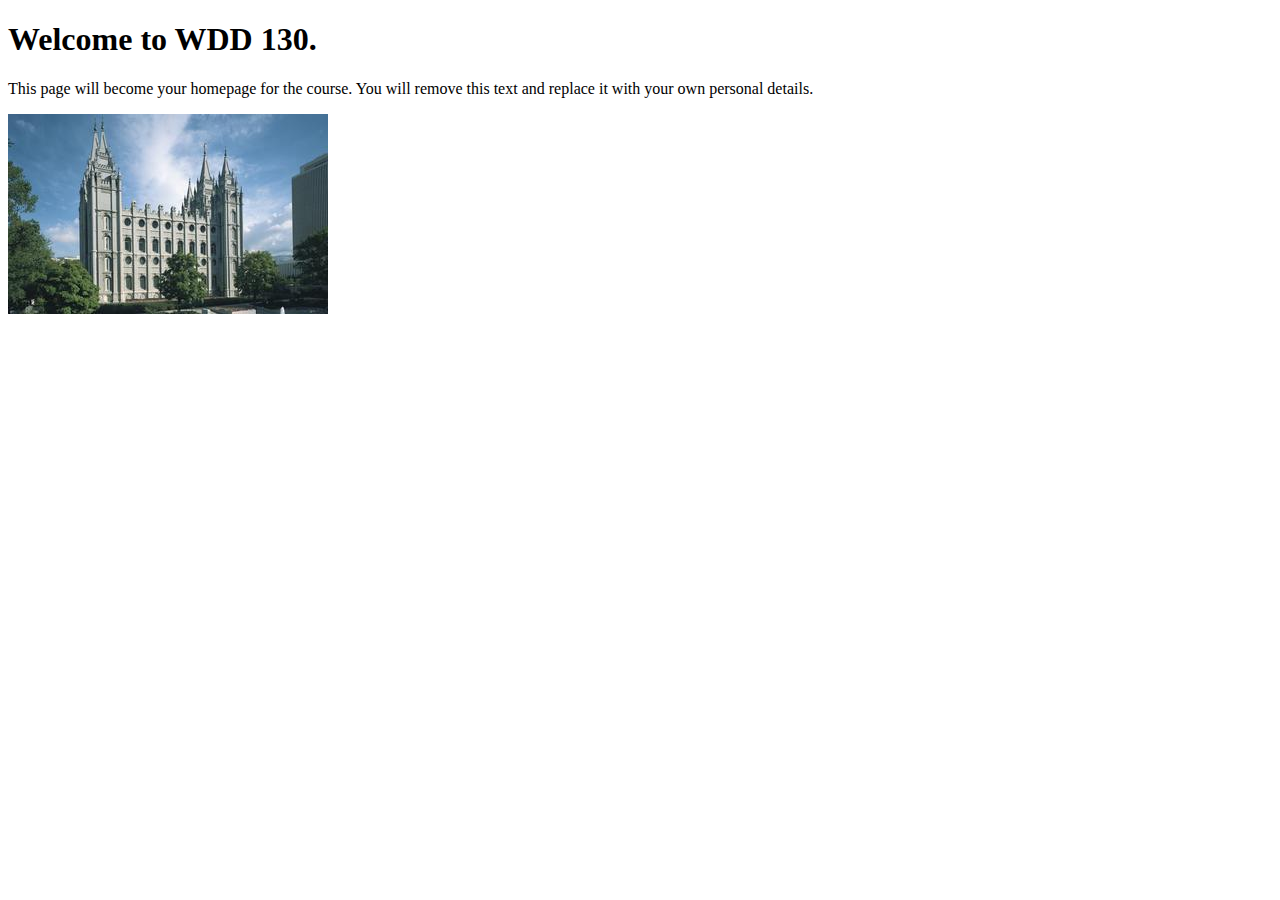
<file: index.html>
<!DOCTYPE html>
<html lang="en">
<head>
    <meta charset="UTF-8">
    <meta name="viewport" content="width=device-width, initial-scale=1.0">
    <title>WDD 130 | Personal Homepage</title>
</head>
<body>
    <h1>Welcome to WDD 130.</h1>
    <p>This page will become your homepage for the course. You will remove this text and replace it with your own personal details.</p>

    <img src="images/salt-lake-temple.jpg" alt="The Salt Lake Temple.">
</body>
</html>
</file>
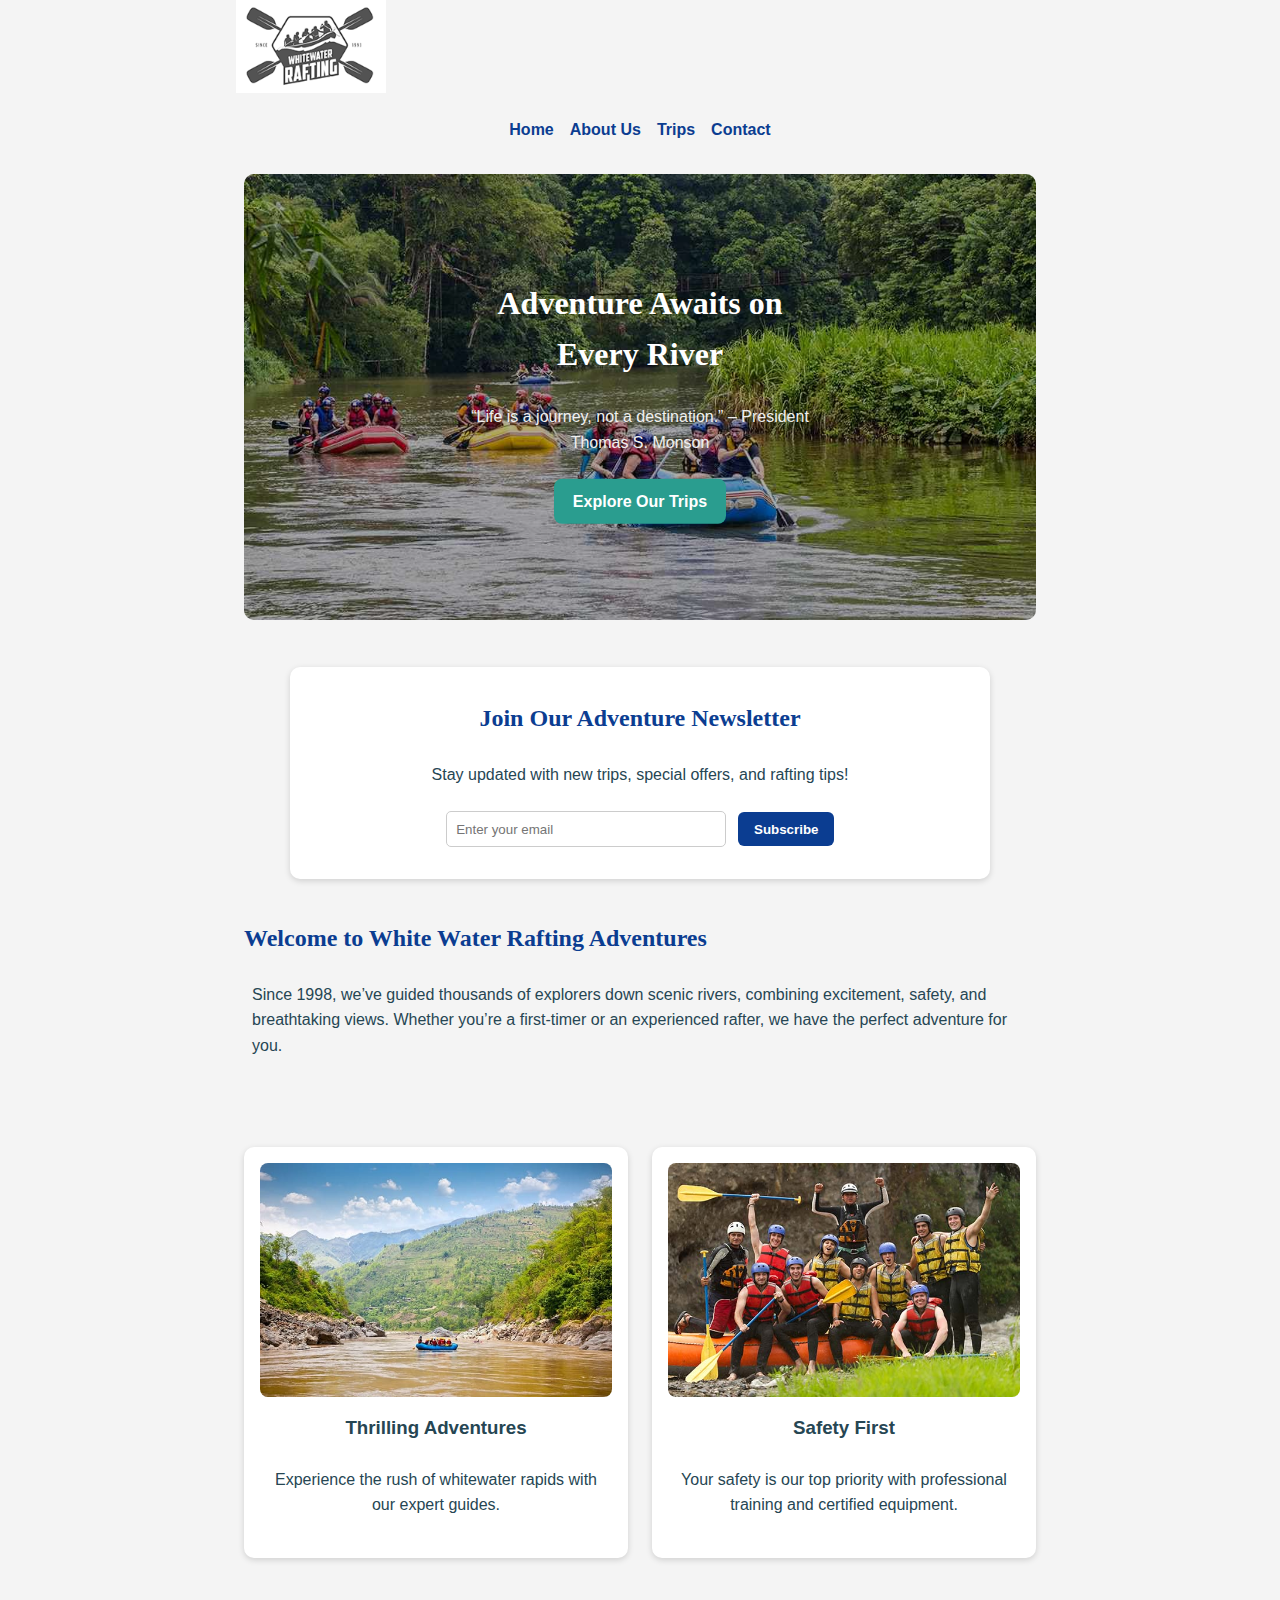
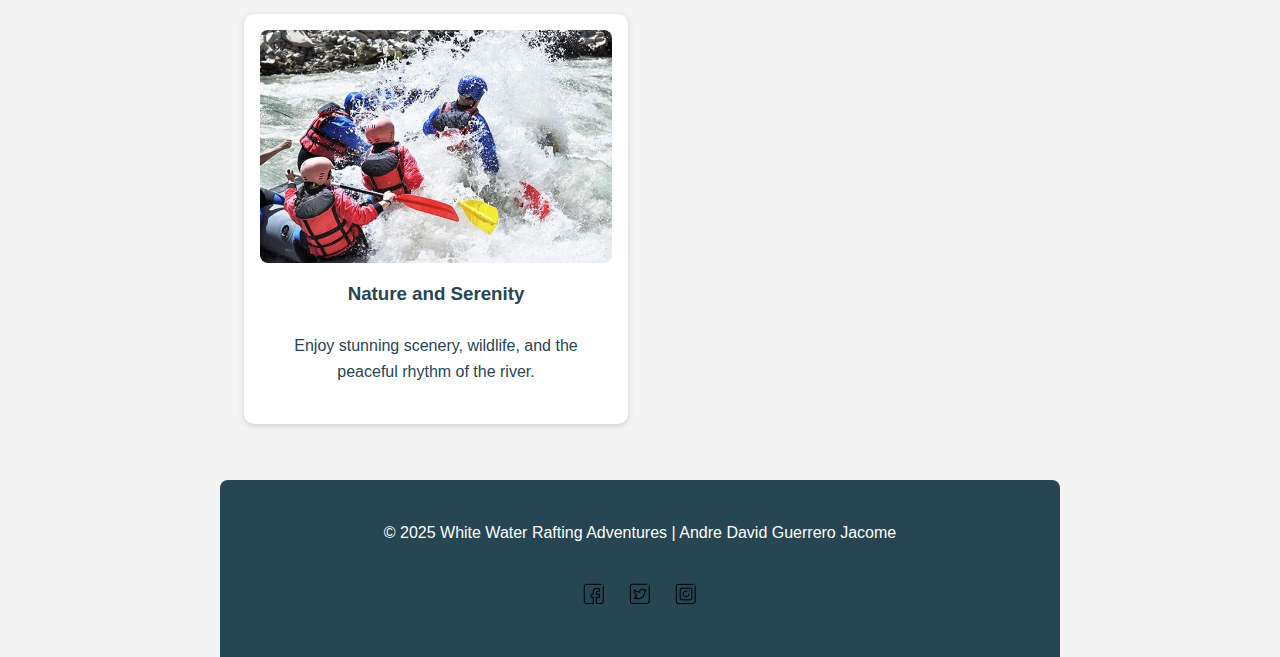
<file: wwr/index.html>
<!DOCTYPE html>
<html lang="en-US">
<head>
  <meta charset="UTF-8">
  <meta name="viewport" content="width=device-width,initial-scale=1.0">
  <title>Home - White Water Rafting Adventures</title>
  <meta name="description" content="Experience the thrill of white water rafting with White Water Rafting Adventures. Join us for unforgettable river trips and outdoor excitement!">
  <meta name="author" content="Andre David Guerrero Jacome">
  <link rel="stylesheet" href="styles/rafting.css">
</head>
<body>
  <header>
    <img src="images/z-wwr-crossedoars.png" alt="White Water Rafting Adventures Logo" width="150">
    <nav>
      <a href="index.html">Home</a>
      <a href="about.html">About Us</a>
      <a href="trips.html">Trips</a>
      <a href="contact.html">Contact</a>
    </nav>
  </header>

  <main>
   
    <section class="hero-home">
      <img src="images/rafting15_1024-min.jpg" alt="Rafting adventure on the river">
      <div class="hero-text">
        <h1>Adventure Awaits on Every River</h1>
        <p>“Life is a journey, not a destination.” – President Thomas S. Monson</p>
        <a href="trips.html" class="btn-cta">Explore Our Trips</a>
      </div>
    </section>

   
    <section class="newsletter">
      <h2>Join Our Adventure Newsletter</h2>
      <p>Stay updated with new trips, special offers, and rafting tips!</p>
      <form>
        <input type="email" name="email" placeholder="Enter your email" required>
        <button type="submit">Subscribe</button>
      </form>
    </section>

    
    <section class="intro">
      <h2>Welcome to White Water Rafting Adventures</h2>
      <p>Since 1998, we’ve guided thousands of explorers down scenic rivers, combining excitement, safety, and breathtaking views. Whether you’re a first-timer or an experienced rafter, we have the perfect adventure for you.</p>
    </section>

    
    <section class="grid-highlights">
      <article>
        <img src="images/rafting43_600-min.jpg" alt="Adventure Rafting">
        <h3>Thrilling Adventures</h3>
        <p>Experience the rush of whitewater rapids with our expert guides.</p>
      </article>
      <article>
        <img src="images/rafting59_600.jpg" alt="Safety First">
        <h3>Safety First</h3>
        <p>Your safety is our top priority with professional training and certified equipment.</p>
      </article>
      <article>
        <img src="images/rafting47_600-min.jpg" alt="Nature and Serenity">
        <h3>Nature and Serenity</h3>
        <p>Enjoy stunning scenery, wildlife, and the peaceful rhythm of the river.</p>
      </article>
    </section>
  </main>

  <footer>
    <p>&copy; 2025 White Water Rafting Adventures | Andre David Guerrero Jacome</p>
    <nav class="socialmedia">
      <a href="https://facebook.com" target="_blank"><img src="images/facebook.png" alt="Facebook" width="32"></a>
      <a href="https://twitter.com" target="_blank"><img src="images/twitter.png" alt="Twitter" width="32"></a>
      <a href="https://instagram.com" target="_blank"><img src="images/instagram.png" alt="Instagram" width="32"></a>
    </nav>
  </footer>
</body>
</html>
</file>
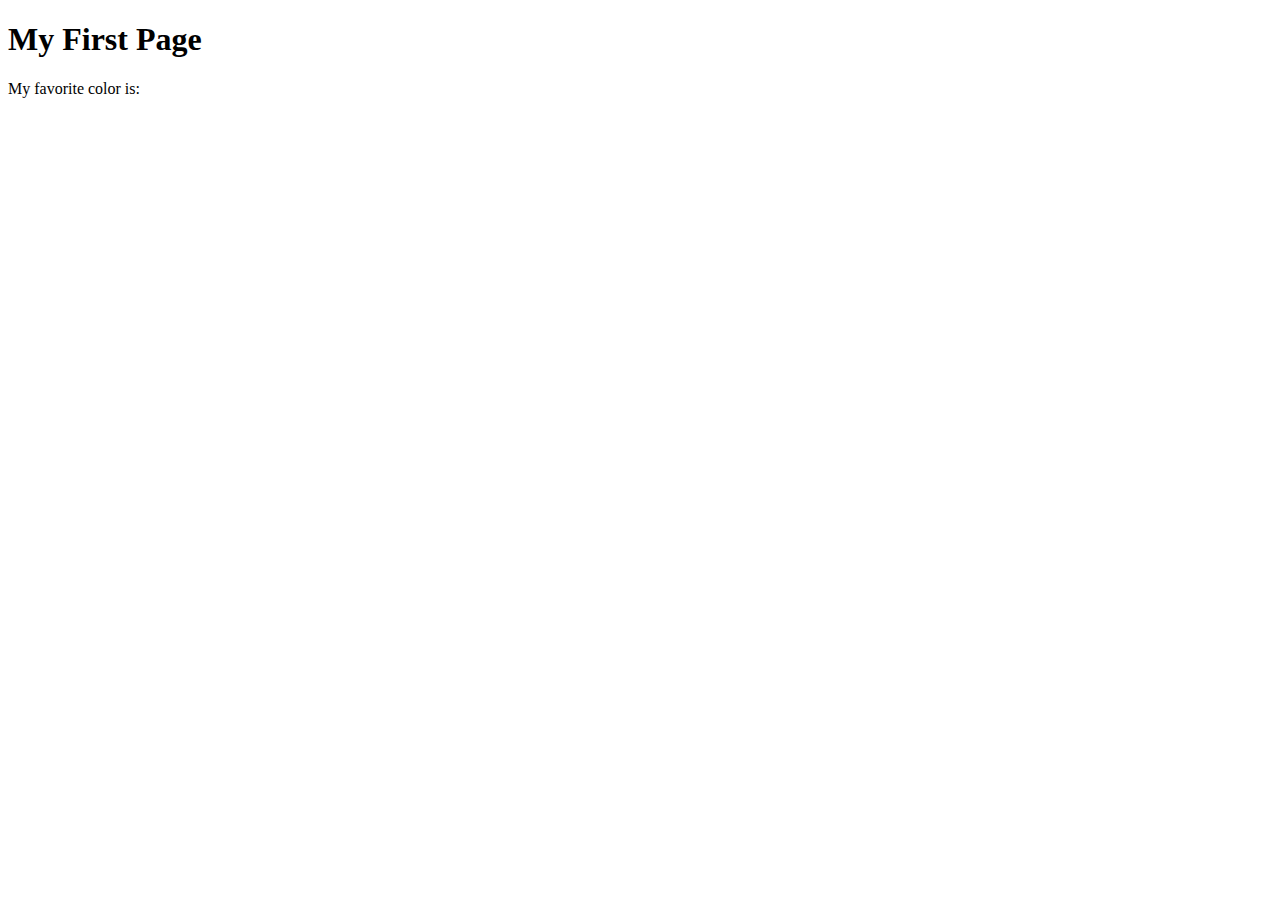
<file: week01/first-page.html>
<!DOCTYPE html>
<html lang="en">
<head>
    <meta charset="UTF-8">
    <meta name="viewport" content="width=device-width, initial-scale=1.0">
    <title>My First Page</title>
</head>
<body>
    <h1>My First Page</h1>
    <p>My favorite color is: </p>
</body>
</html>
</file>
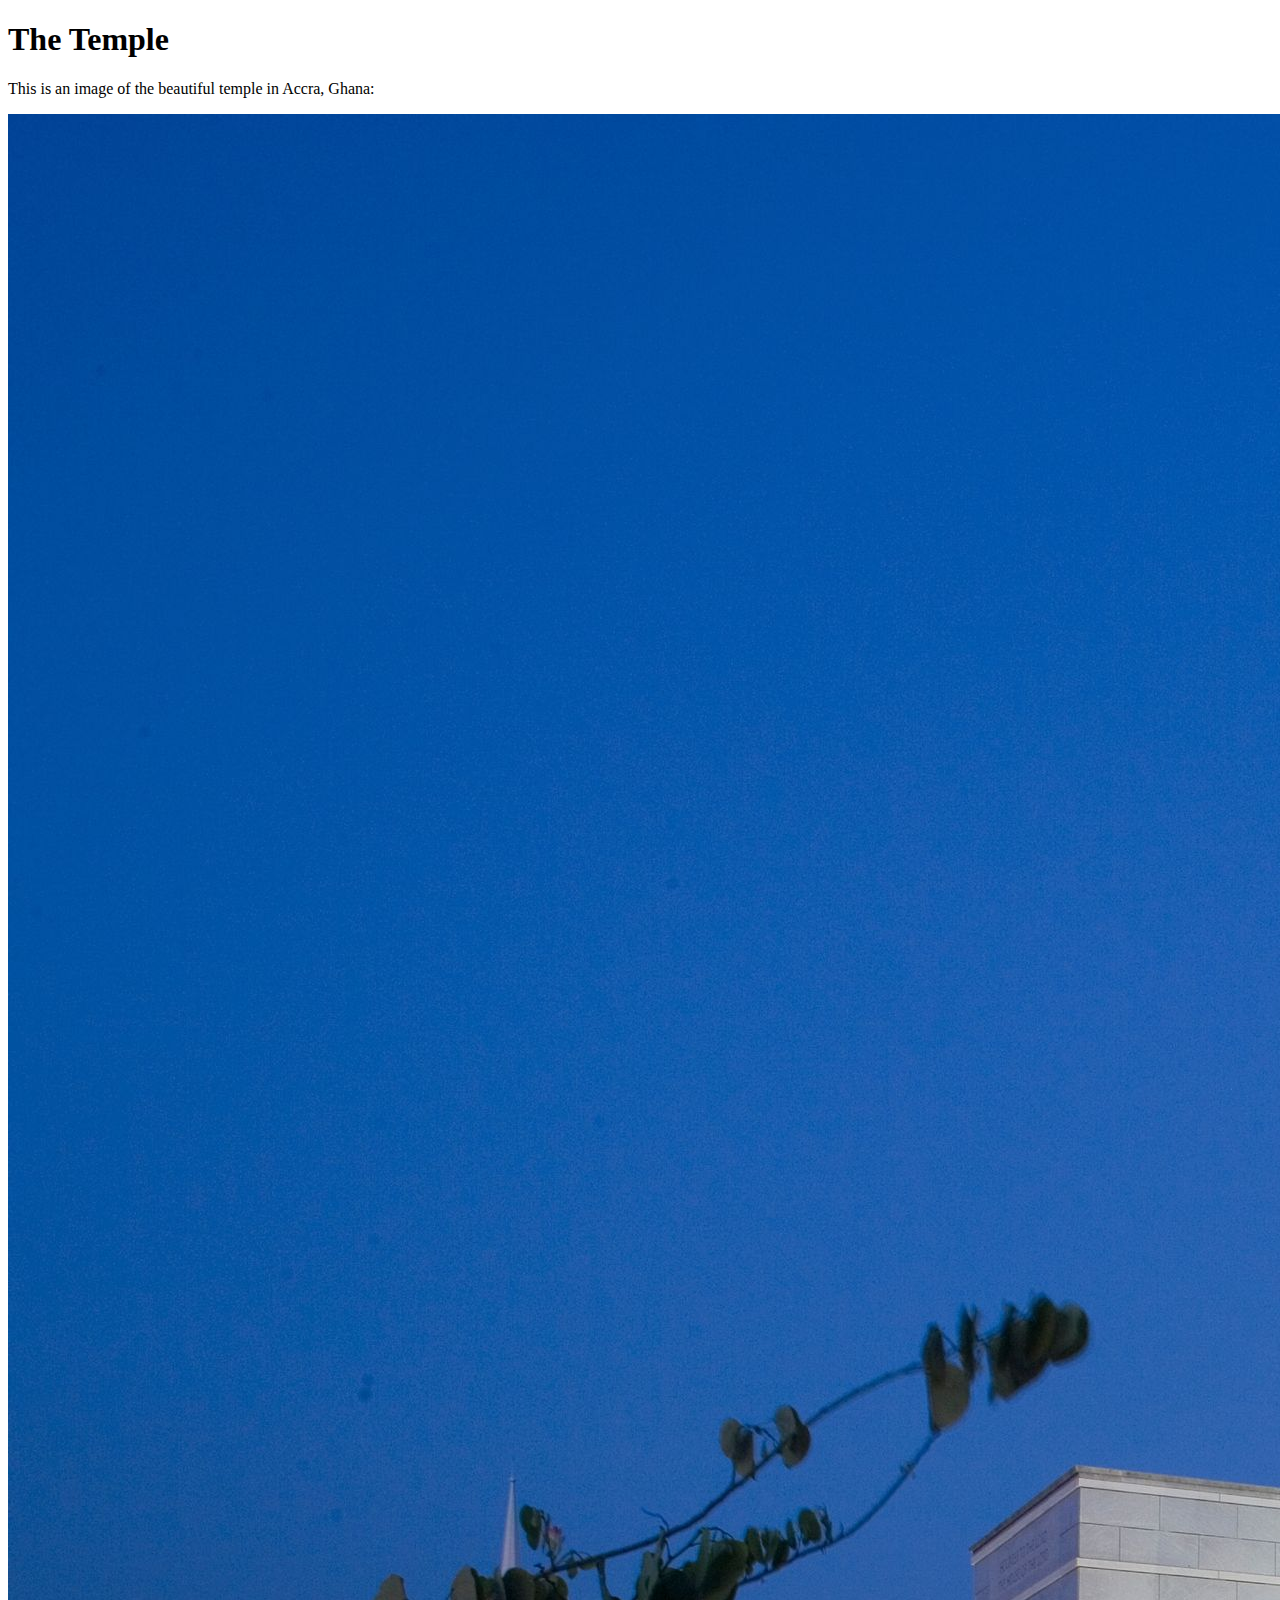
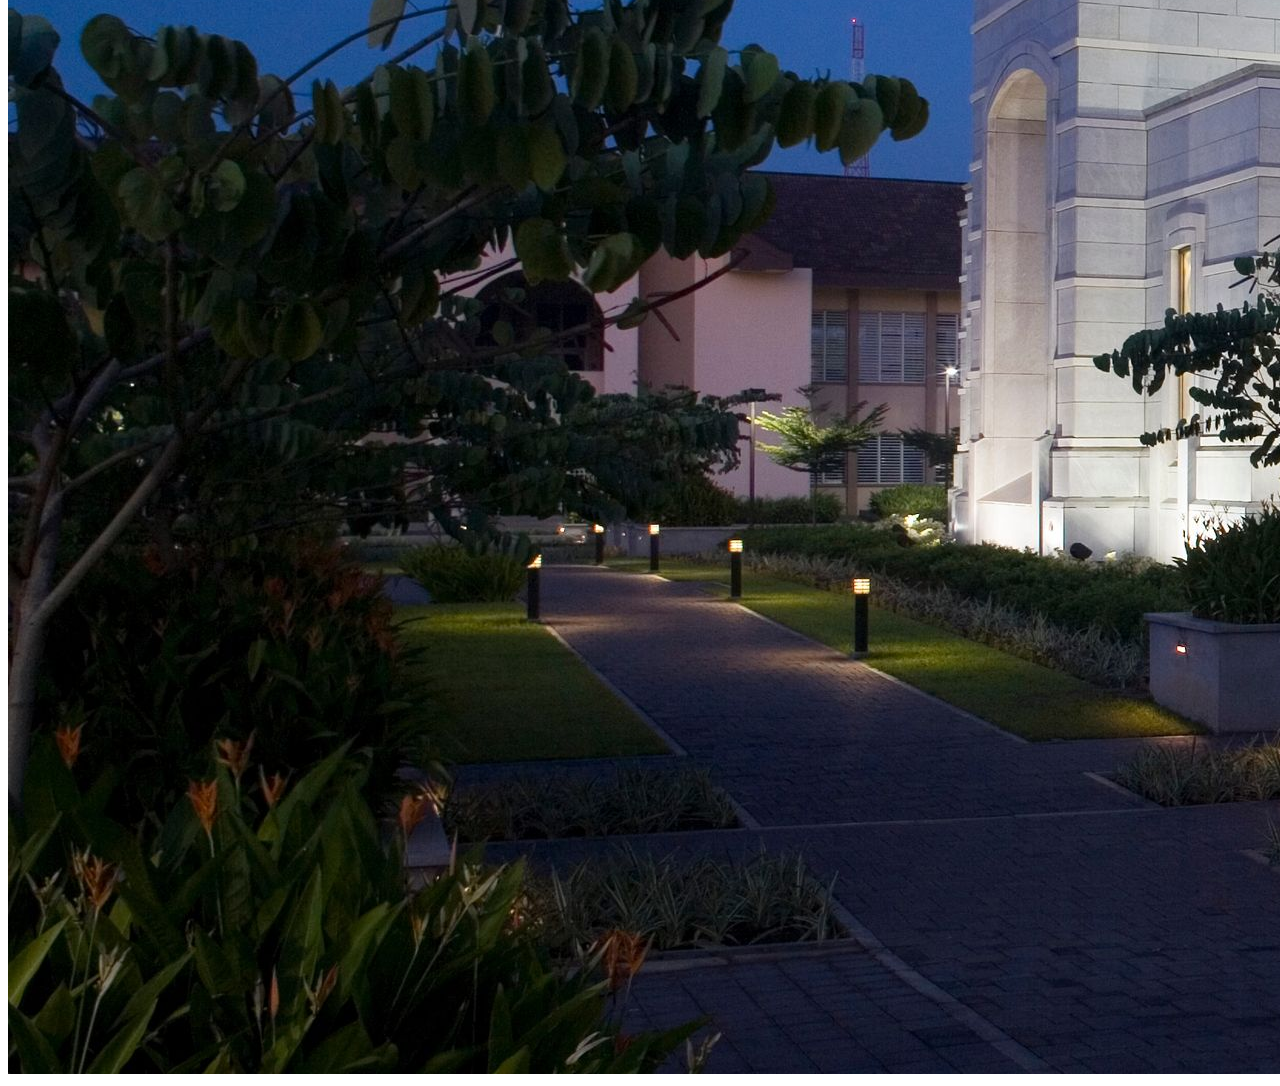
<file: week01/images.html>
<!DOCTYPE html>
<html lang="en">
<head>
    <meta charset="UTF-8">
    <meta name="viewport" content="width=device-width, initial-scale=1.0">
    <title>Temple Image</title>
</head>
<body>
    <h1>The Temple</h1>
    <p>This is an image of the beautiful temple in Accra, Ghana:</p>
    <img src="images/temple-large.jpeg" alt="The Accra Ghana Temple">
    
</body>
</html>
</file>
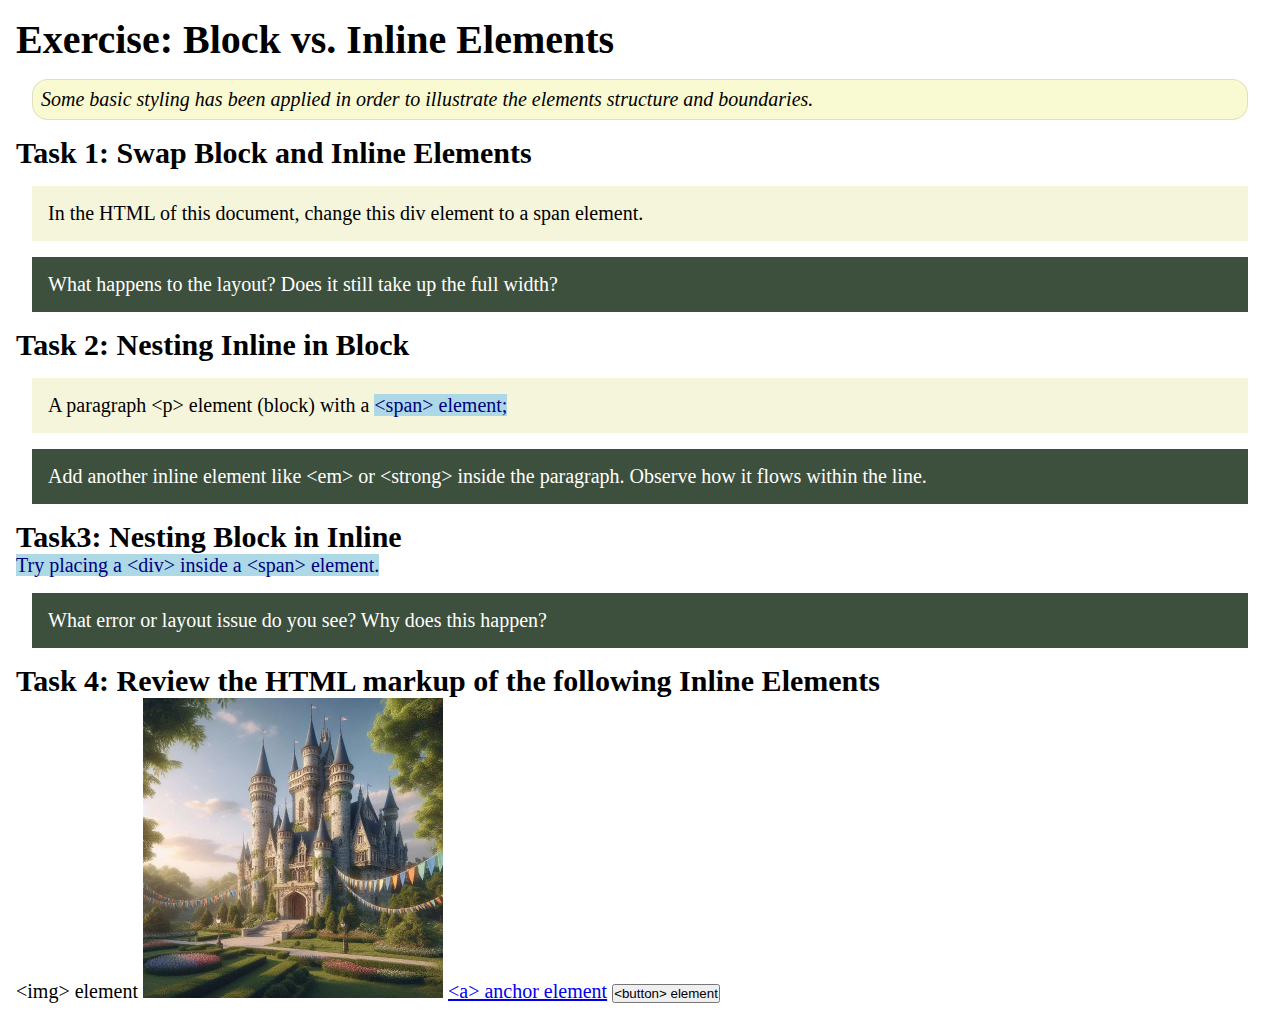
<file: week02/block-vs-inline.html>
<!DOCTYPE html>
<html lang="en">

<head>
    <meta charset="UTF-8">
    <meta name="viewport" content="width=device-width, initial-scale=1.0">
    <title>Exercise: Block vs. Inline Elements</title>
    <link rel="stylesheet" href="styles/block-vs-inline.css">
</head>

<body>
    <main>
        <h1>Exercise: Block vs. Inline Elements</h1>
        <p class="note">Some basic styling has been applied in order to illustrate the elements structure and
            boundaries.</p>

        <h2>Task 1: Swap Block and Inline Elements</h2>
        <div>In the HTML of this document, change this div element to a span element.</div>

        <p class="question">What happens to the layout? Does it still take up the full width?</p>

        <h2>Task 2: Nesting Inline in Block</h2>
        <p>A paragraph &lt;p&gt; element (block) with a <span>&lt;span&gt; element;</span></p>
        <p class="question">Add another inline element like &lt;em&gt; or &lt;strong&gt; inside the paragraph. Observe
            how it flows within the line.</p>

        <h2>Task3: Nesting Block in Inline</h2>
        <span>Try placing a &lt;div&gt; inside a &lt;span&gt; element.</span>
            <p class="question">What error or layout issue do you see? Why does this happen?</p>


            <h2>Task 4: Review the HTML markup of the following Inline Elements</h2>
        &lt;img&gt; element
        <img src="images/castle.webp" alt="placeholder image (images are inline)" width="300" height="300">
        <a href="https://churchofjesuschrist.org">&lt;a&gt; anchor element</a>
        <button type="button">&lt;button&gt; element</button>
    </main>
</body>

</html>
</file>
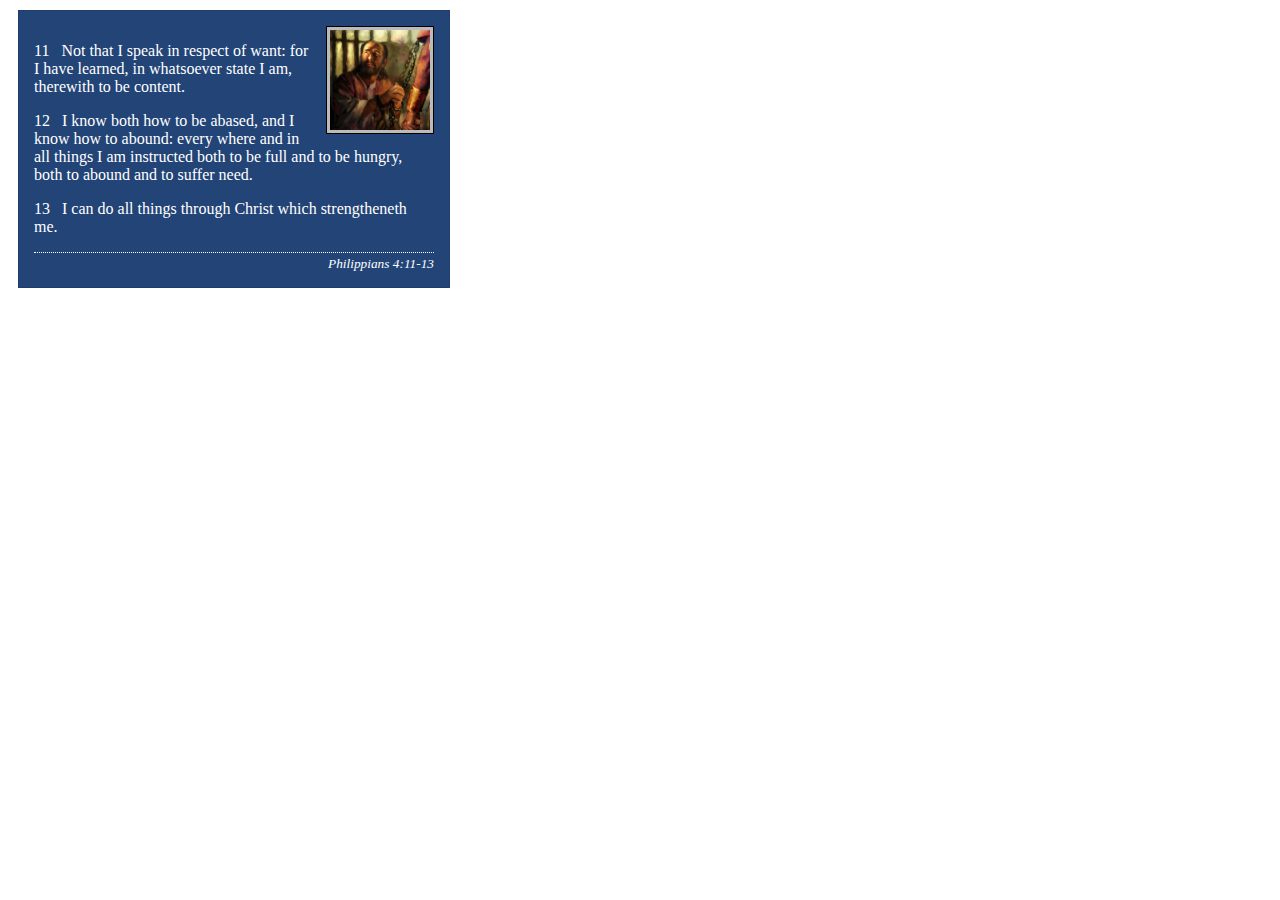
<file: week02/box-model-solution.html>
<!DOCTYPE html>
<html lang="en">
<head>
    <meta charset="UTF-8">
    <meta name="viewport" content="width=device-width, initial-scale=1.0">
    <title>Box Model Activity</title>
    <link rel="stylesheet" href="styles/box-model-solution.css">
</head>
<body>
    <main>
        <div class="callout">
            <img src="images/apostle-paul-imprisoned.webp" alt="Paul the Apostle - Imprisoned in Rome" width="200" height="200">
            <blockquote>
                <p>11 &nbsp; Not that I speak in respect of want: for I have learned, in whatsoever state I am, therewith to be content.</p>
                <p>12 &nbsp; I know both how to be abased, and I know how to abound: every where and in all things I am instructed both to be full and to be hungry, both to abound and to suffer need.</p>
                <p>13 &nbsp; I can do all things through Christ which strengtheneth me.</p>
            </blockquote>
            <cite>Philippians 4:11-13</cite>
        </div>
    </main>
</body>
</html>
</file>
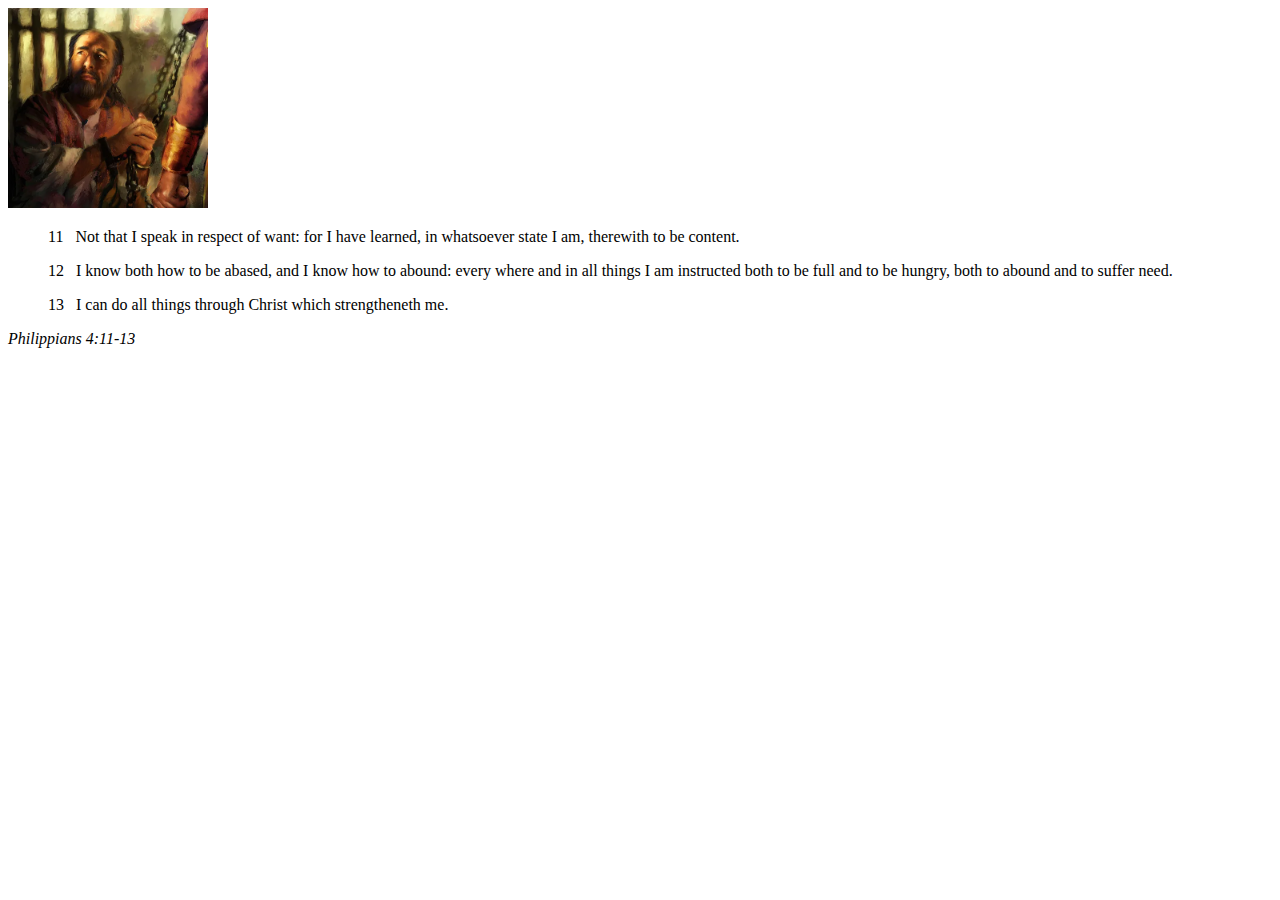
<file: week02/box-model.html>
<!DOCTYPE html>
<html lang="en">
<head>
    <meta charset="UTF-8">
    <meta name="viewport" content="width=device-width, initial-scale=1.0">
    <title>Box Model Activity</title>
</head>
<body>
    <main>
        <div class="callout">
            <img src="images/apostle-paul-imprisoned.webp" alt="Paul the Apostle - Imprisoned in Rome" width="200" height="200">
            <blockquote>
                <p>11 &nbsp; Not that I speak in respect of want: for I have learned, in whatsoever state I am, therewith to be content.</p>
                <p>12 &nbsp; I know both how to be abased, and I know how to abound: every where and in all things I am instructed both to be full and to be hungry, both to abound and to suffer need.</p>
                <p>13 &nbsp; I can do all things through Christ which strengtheneth me.</p>
            </blockquote>
            <cite>Philippians 4:11-13</cite>
        </div>
    </main>
</body>
</html>
</file>
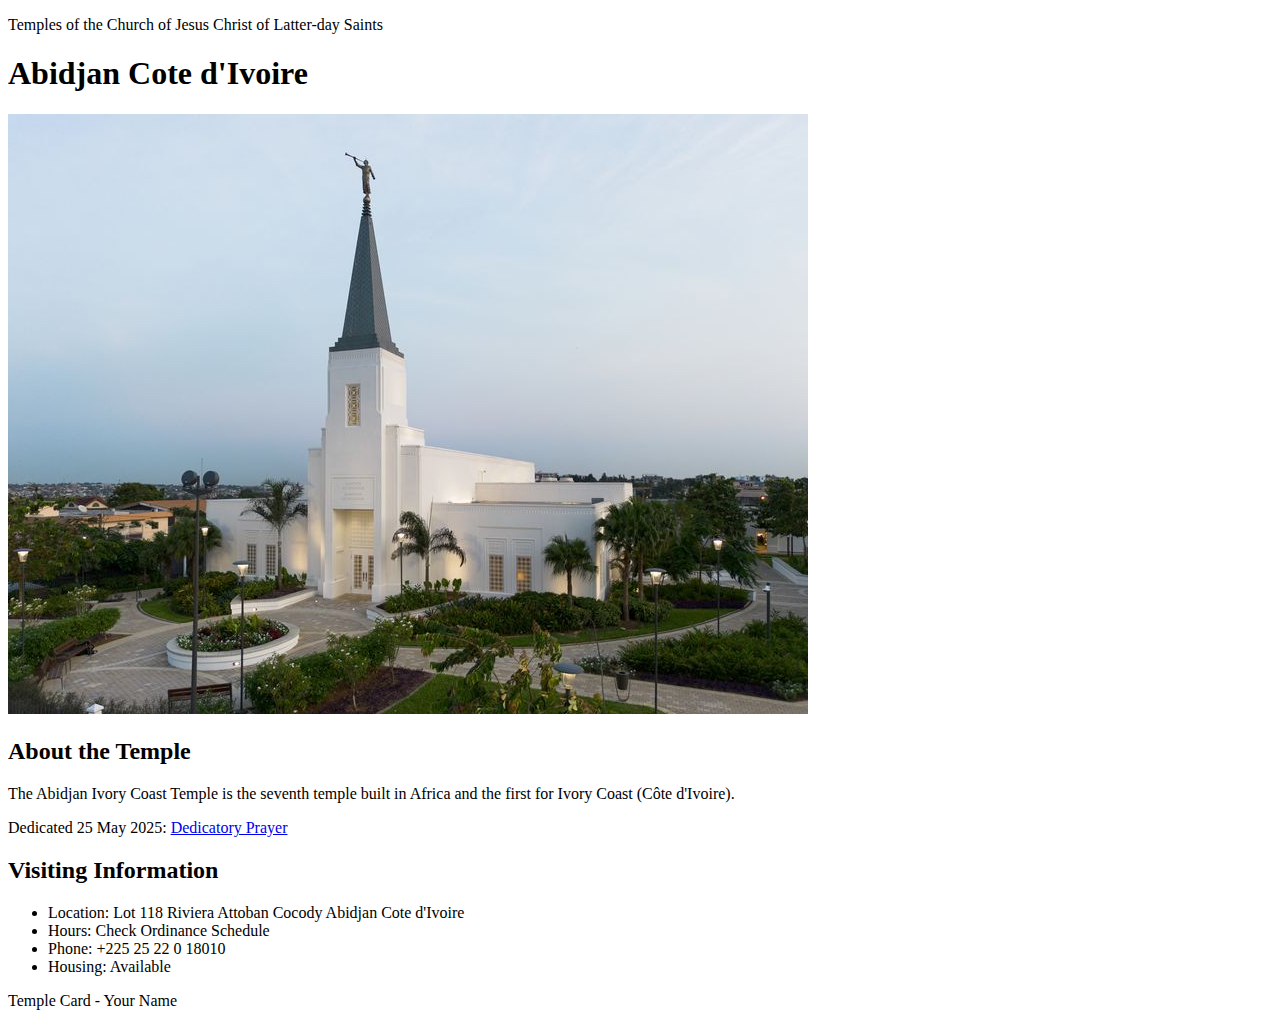
<file: week02/temple.html>
<!DOCTYPE html>
<html lang="en">

<head>
    <meta charset="UTF-8">
    <meta name="viewport" content="width=device-width, initial-scale=1.0">
    <title>Temple Card - Abidjan Cote d'Ivoire</title>
</head>

<body>
    <header>
        <p>Temples of the Church of Jesus Christ of Latter-day Saints</p>
    </header>
    <main>
        <h1>Abidjan Cote d'Ivoire</h1>
        <picture>
            <img src="images/abidjan-ivory-coast.jpeg" alt="Abidjan Cote d'Ivoire Temple">
        </picture>
        <section>
            <h2>About the Temple</h2>
            <p>The Abidjan Ivory Coast Temple is the seventh temple built in Africa and the first for Ivory Coast (Côte
                d'Ivoire).</p>
            <p>Dedicated 25 May 2025: <a
                    href="https://www.churchofjesuschrist.org/temples/dedicatory-prayer/abidjan-ivory-coast-temple/2025-05-25?lang=eng"
                    target="_blank" rel="noopener noreferrer">Dedicatory Prayer</a></p>
        </section>
        <section>
            <h2>Visiting Information</h2>
            <ul>
                <li>Location: Lot 118 Riviera Attoban Cocody Abidjan Cote d'Ivoire</li>
                <li>Hours: Check Ordinance Schedule</li>
                <li>Phone: +225 25 22 0 18010</li>
                <li>Housing: Available</li>
            </ul>
        </section>
    </main>
    <footer>
        <p>Temple Card - Your Name</p>
    </footer>
</body>

</html>
</file>
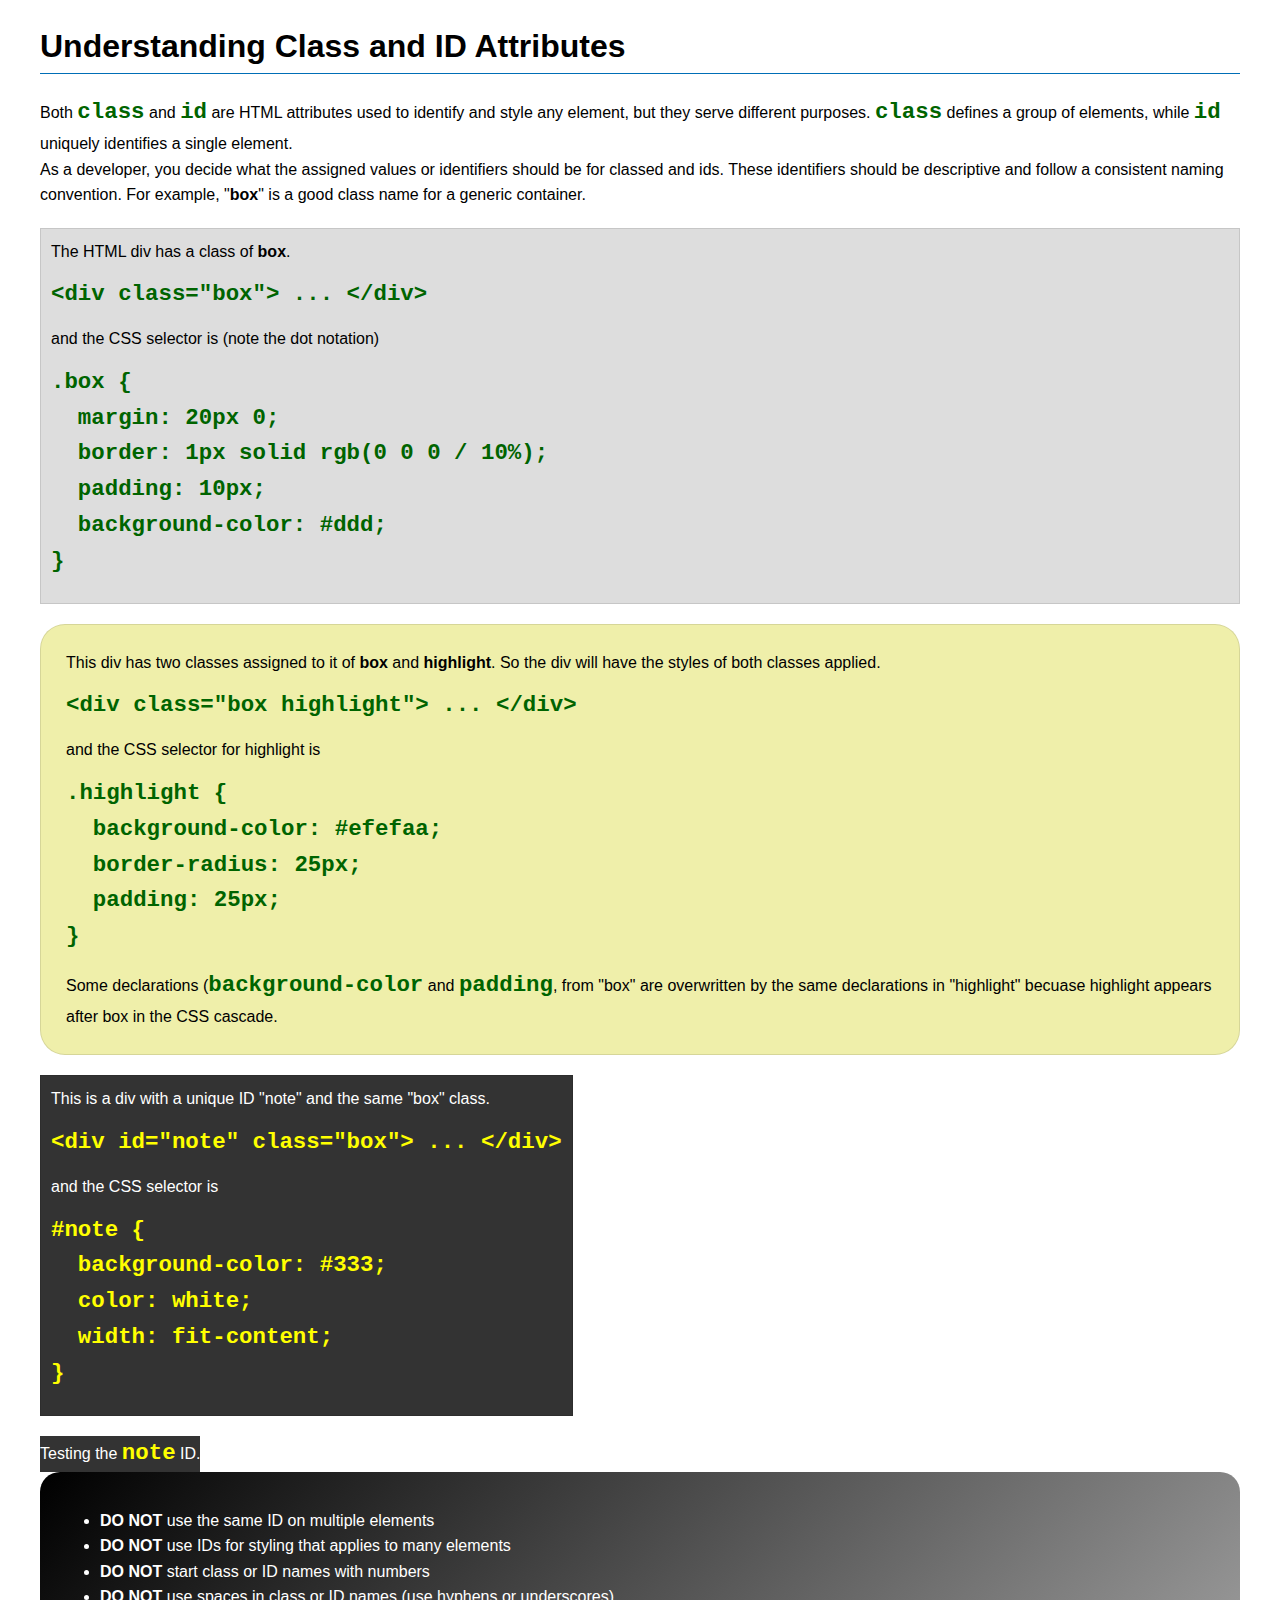
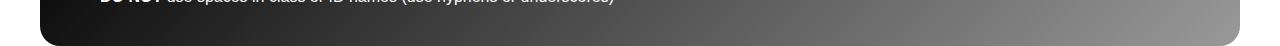
<file: week03/class-and-id.html>
<!DOCTYPE html>
<html lang="en">

<head>
    <meta charset="UTF-8">
    <meta name="viewport" content="width=device-width, initial-scale=1.0">
    <title>Class vs ID Attributes</title>
    <link rel="stylesheet" href="styles/class-and-id.css">
</head>

<body>
    <h1>Understanding Class and ID Attributes</h1>
    <p>Both <code>class</code> and <code>id</code> are HTML attributes used to identify and style any element, but they
        serve different purposes. <code>class</code> defines a group of elements, while <code>id</code> uniquely
        identifies a single element.</p>
    <p>As a developer, you decide what the assigned values or identifiers should be for classed and ids. These
        identifiers should be
        descriptive and follow a consistent naming convention. For example, "<strong>box</strong>" is a good class name
        for a generic container.</p>
    <div class="box">
        <p>The HTML div has a class of <strong>box</strong>.</p>
        <pre><code class="html">&lt;div class="box"&gt; ... &lt;/div&gt;</code></pre>
        and the CSS selector is (note the dot notation)
        <pre><code class="css">.box {
  margin: 20px 0;
  border: 1px solid rgb(0 0 0 / 10%);
  padding: 10px;
  background-color: #ddd; 
}</code></pre>
    </div>

    <div class="box highlight">
        <p>This div has two classes assigned to it of <strong>box</strong> and <strong>highlight</strong>. So the div
            will have the styles of both classes applied.</p>
        <pre><code class="html">&lt;div class="box highlight"&gt; ... &lt;/div&gt;</code></pre>
        and the CSS selector for highlight is
        <pre><code class="css">.highlight {
  background-color: #efefaa;
  border-radius: 25px;
  padding: 25px;
}</code></pre>
<p>Some declarations (<code>background-color</code> and <code>padding</code>, from "box" are overwritten by the same declarations in "highlight" becuase highlight appears after box in the CSS cascade.</p>
    </div>

    <div id="note" class="box">
        <p>This is a div with a unique ID "note" and the same "box" class.</p>
        <pre><code class="html">&lt;div id="note" class="box"&gt; ... &lt;/div&gt;</code></pre>
        and the CSS selector is
        <pre><code class="css">#note {
  background-color: #333;
  color: white;
  width: fit-content;
}</code></pre>
    </div>

    <div id="note">
        <p>Testing the <code>note</code> ID.</p>
    </div>

    <section id="best-practice">
        <ul>
            <li><strong>DO NOT</strong> use the same ID on multiple elements</li>
            <li><strong>DO NOT</strong> use IDs for styling that applies to many elements</li>
            <li><strong>DO NOT</strong> start class or ID names with numbers</li>
            <li><strong>DO NOT</strong> use spaces in class or ID names (use hyphens or underscores)</li>
        </ul>
    </section>




</body>

</html>
</file>
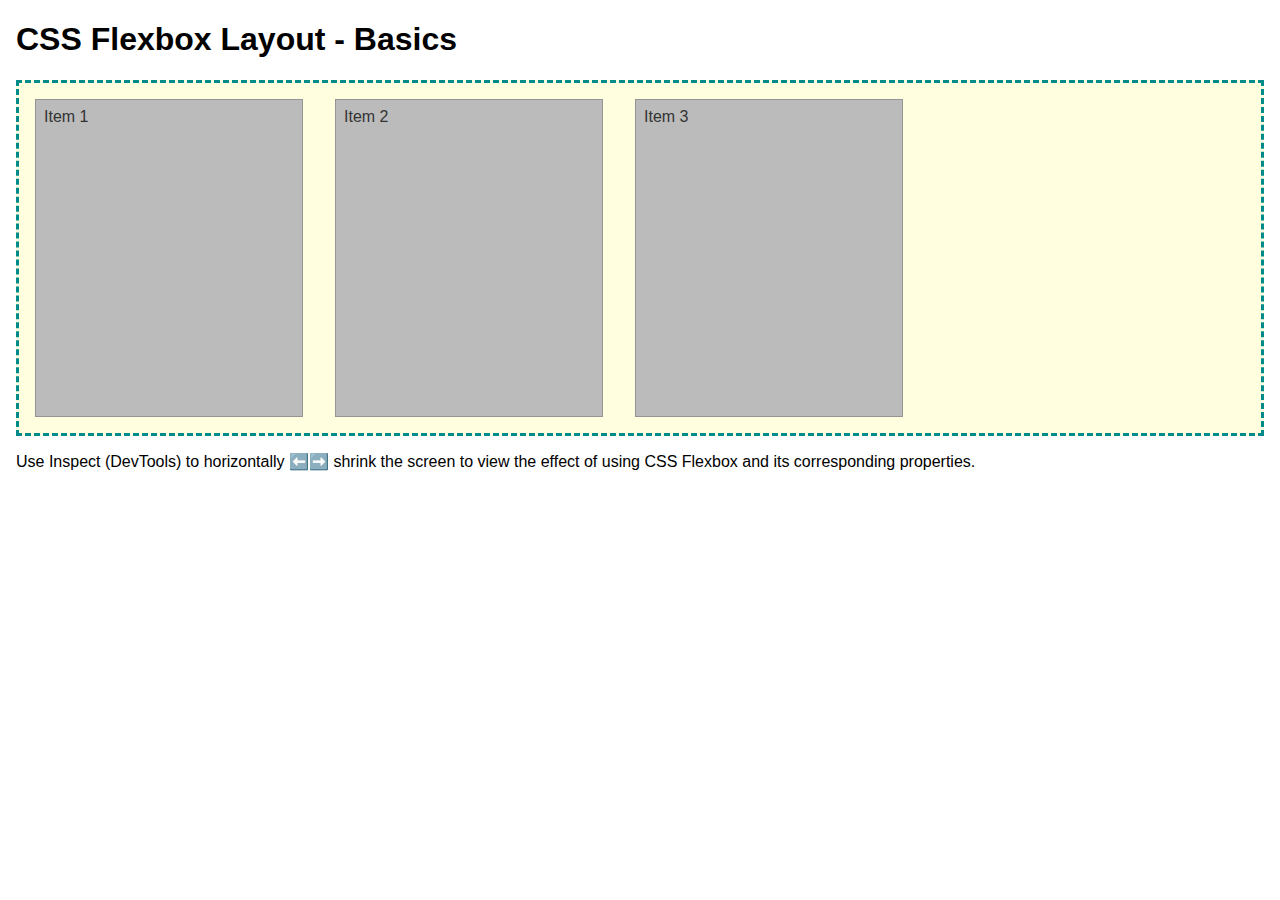
<file: week04/flexbox-layout.html>
<!DOCTYPE html>
<html lang="en">
<head>
    <meta charset="UTF-8">
    <meta name="viewport" content="width=device-width, initial-scale=1.0">
    <title>CSS Flexbox Layout - Basics</title>
    <link rel="stylesheet" href="styles/flexbox.css">
</head>
<body>
    <main>
        <h1>CSS Flexbox Layout - Basics</h1>
        <div class="flex-container">
            <div class="flex-item item1">Item 1</div>
            <div class="flex-item item2">Item 2</div>
            <div class="flex-item item3">Item 3</div>
        </div>
        <p>Use Inspect (DevTools) to horizontally ⬅️➡️ shrink the screen to view the effect of using CSS Flexbox and its corresponding properties.</p>
    </main>
</body>
</html>
</file>
<file: wwr/styles/rafting.css>
:root {
  --body-font: "Arial", "Helvetica", sans-serif;
  --heading-font: "Georgia", "Times New Roman", serif;
  --primary-color: #0b3d91;
  --accent1-color: #264653;
  --accent2-color: #2a9d8f;
  --muted-bg: #f4f4f4;
}

* {
  margin: 0;
  padding: 0;
  box-sizing: border-box;
}

body {
  font-family: var(--body-font);
  color: var(--accent1-color);
  background-color: var(--muted-bg);
  line-height: 1.6;
}

header,
main,
footer {
  max-width: 840px;
  margin: 0 auto;
  padding: 0 1rem;
}

h1,
h2 {
  font-family: var(--heading-font);
  color: var(--primary-color);
  margin-bottom: 1rem;
}

nav,
p,
section,
article {
  margin: 16px 0;
  padding: 8px;
}

header nav {
  display: flex;
  justify-content: center;
  gap: 1rem;
  margin-top: 8px;
}

header nav a {
  color: var(--primary-color);
  text-decoration: none;
  font-weight: 600;
}

header nav a:hover,
header nav a:focus {
  text-decoration: underline;
}



.company-info {
  text-align: center;
  margin: 2rem auto;
}

.company-info iframe {
  display: block;
  margin: 1rem auto;
  border: 2px solid #ccc;
  border-radius: 8px;
  width: 100%;
  max-width: 600px;
  height: 350px;
}



.contact-form {
  background: #fff;
  padding: 2rem;
  margin: 2rem auto;
  border-radius: 10px;
  box-shadow: 0 2px 6px rgba(0, 0, 0, 0.15);
  max-width: 600px;
}

.contact-form h2 {
  text-align: center;
  margin-bottom: 1.5rem;
}

.contact-form label {
  display: block;
  font-weight: bold;
  margin-top: 1rem;
}

.contact-form input[type="text"],
.contact-form input[type="email"],
.contact-form textarea {
  width: 100%;
  padding: 0.6rem;
  margin-top: 0.3rem;
  border: 1px solid #ccc;
  border-radius: 5px;
  font-family: var(--body-font);
}

.contact-form textarea {
  resize: vertical;
  min-height: 100px;
}

.contact-form input[type="radio"],
.contact-form input[type="checkbox"] {
  margin-right: 0.5rem;
}

.contact-form button {
  display: block;
  width: 100%;
  margin-top: 1.5rem;
  padding: 0.8rem;
  background-color: var(--primary-color);
  color: #fff;
  font-size: 1rem;
  font-weight: bold;
  border: none;
  border-radius: 8px;
  cursor: pointer;
  transition: background 0.3s ease;
}

.contact-form button:hover {
  background-color: var(--accent2-color);
}



.employees {
  text-align: center;
  margin: 3rem auto;
}

.employees h2 {
  margin-bottom: 2rem;
}

.employees figure {
  display: inline-block;
  margin: 1rem;
  text-align: center;
}

.employees img {
  border-radius: 50%;
  width: 160px;
  height: 160px;
  object-fit: cover;
  box-shadow: 0 2px 6px rgba(0, 0, 0, 0.2);
}

.employees figcaption {
  margin-top: 0.5rem;
  font-weight: bold;
  color: var(--accent1-color);
}



footer {
  text-align: center;
  padding: 1rem;
  background: var(--accent1-color);
  color: #fff;
  margin-top: 2rem;
  border-radius: 8px 8px 0 0;
}

footer .socialmedia img {
  width: 32px;
  margin: 0 5px;
}



.hero-home {
  position: relative;
  text-align: center;
  color: white;
  margin-top: 1rem;
}

.hero-home img {
  width: 100%;
  height: auto;
  border-radius: 10px;
  filter: brightness(70%);
}

.hero-text {
  position: absolute;
  top: 50%;
  left: 50%;
  transform: translate(-50%, -50%);
  text-align: center;
  padding: 1rem;
}

.hero-text h1 {
  font-size: 2rem;
  color: #fff;
  margin-bottom: 0.5rem;
}

.hero-text p {
  font-size: 1rem;
  color: #f0f0f0;
}



.btn-cta {
  display: inline-block;
  background: var(--accent2-color);
  color: #fff;
  padding: 0.6rem 1.2rem;
  border-radius: 8px;
  text-decoration: none;
  font-weight: bold;
  transition: background 0.3s ease;
}

.btn-cta:hover {
  background: var(--primary-color);
}



.newsletter {
  background: #fff;
  padding: 2rem;
  margin: 2rem auto;
  text-align: center;
  border-radius: 10px;
  box-shadow: 0 2px 6px rgba(0, 0, 0, 0.15);
  max-width: 700px;
}

.newsletter input[type="email"] {
  padding: 0.6rem;
  width: 60%;
  max-width: 280px;
  border: 1px solid #ccc;
  border-radius: 5px;
  margin-right: 0.5rem;
}

.newsletter button {
  padding: 0.6rem 1rem;
  background: var(--primary-color);
  border: none;
  color: #fff;
  font-weight: bold;
  border-radius: 6px;
  cursor: pointer;
  transition: background 0.3s ease;
}

.newsletter button:hover {
  background: var(--accent2-color);
}



.grid-highlights,
.trips-grid {
  display: grid;
  grid-template-columns: repeat(auto-fit, minmax(250px, 1fr));
  gap: 1.5rem;
  margin: 2rem auto;
}

.grid-highlights article,
.trips-grid article {
  background: #fff;
  padding: 1rem;
  border-radius: 10px;
  text-align: center;
  box-shadow: 0 2px 6px rgba(0, 0, 0, 0.15);
}

.grid-highlights img,
.trips-grid img {
  width: 100%;
  border-radius: 8px;
  margin-bottom: 0.5rem;
}



.trip-details {
  background: #fff;
  padding: 1.5rem;
  border-radius: 10px;
  box-shadow: 0 2px 6px rgba(0, 0, 0, 0.15);
  margin: 2rem auto;
  overflow-x: auto;
}

.trip-details table {
  width: 100%;
  border-collapse: collapse;
}

.trip-details th,
.trip-details td {
  border: 1px solid #ccc;
  padding: 0.75rem;
  text-align: center;
}

.trip-details th {
  background: var(--accent2-color);
  color: #fff;
}
</file>
<file: week02/styles/block-vs-inline.css>
* {
    margin: 0;
    padding: 0;
}

body {
    font-size: 20px;
    margin: 1rem;
}

p,
div {
    background-color: beige;
    margin: 1rem;
    padding: 1rem;
}

span {
    color: navy;
    background-color: lightblue;
}

code {
    margin: 0;
    padding: 0;
    color: green;
    font-size: 1.2rem;
}

.note {
    font-style: italic;
    background-color: lightgoldenrodyellow;
    border-radius: 1rem;
    border: 1px solid rgb(0 0 0 / 10%);
    margin: 1rem;
    padding: .5rem;
}

.question {
    background-color: #3d503d;
    color: #fff;
}
</file>
<file: week02/styles/box-model-solution.css>
.callout {
    max-width: 400px;
    margin: 10px;
    border: 1px solid rgba(0, 0, 0, .1);
    padding: 15px;
    background-color: #247;
    color: #fff;
}

.callout img {
    float: right;
    margin: 0 0 10px 15px;
    border: 1px solid #000;
    padding: 3px;
    background-color: #bbb;
    width: 100px;
    height: auto;

}

blockquote {
    margin: 0;
}

cite {
    display: block;
    border-top: 1px dotted #fff;
    padding-top: 3px;
    text-align: right;
    font-size: smaller;
}
</file>
<file: week03/styles/class-and-id.css>
body {
    font-family: Arial, sans-serif;
    line-height: 1.6;
    margin: 0;
    padding: 0 40px;
}

h1 {
    border-bottom: 1px solid rgb(0 110 182);
    padding-bottom: 0;
}



p {
    margin: 0;
}

code {
    color: darkgreen;
    font-weight: 700;
    font-size: 1.4rem;
}

/* Class examples - can be reused */

.box {
    margin: 20px 0;
    border: 1px solid rgb(0 0 0 / 10%);
    padding: 10px;
    background-color: #ddd; /* this is shorthand for #dddddd */
}

.highlight {
    background-color: #efefaa;
    border-radius: 25px;
    padding: 25px;
}

/* ID examples - should be unique */

#note {
    background-color: #333;
    color: white;
    width: fit-content;
}

#note code {
    color: yellow;
}

#best-practice {
    background: linear-gradient(135deg, #000 0%, #999 100%);
    color: white;
    border-radius: 20px;
    padding: 20px
}
</file>
<file: week04/styles/flexbox.css>
body {
    font-family: Helvetica, Arial, sans-serif;
    margin: 1rem;
}

.flex-container {
    border: 3px dashed darkcyan;
    background-color: lightyellow;
    display: flex;
    flex-wrap: wrap;
}

.flex-item {
    width: 250px;
    margin: 1rem;
    border: 1px solid rgb(0 0 0 / 20%);
    padding: 0.5rem;
    background-color: #bbb;
    color: #333;
}

.item1 {
    min-height: 100px;
}

.item2 {
    min-height: 200px;
}

.item3 {
    min-height: 300px;
}
</file>
